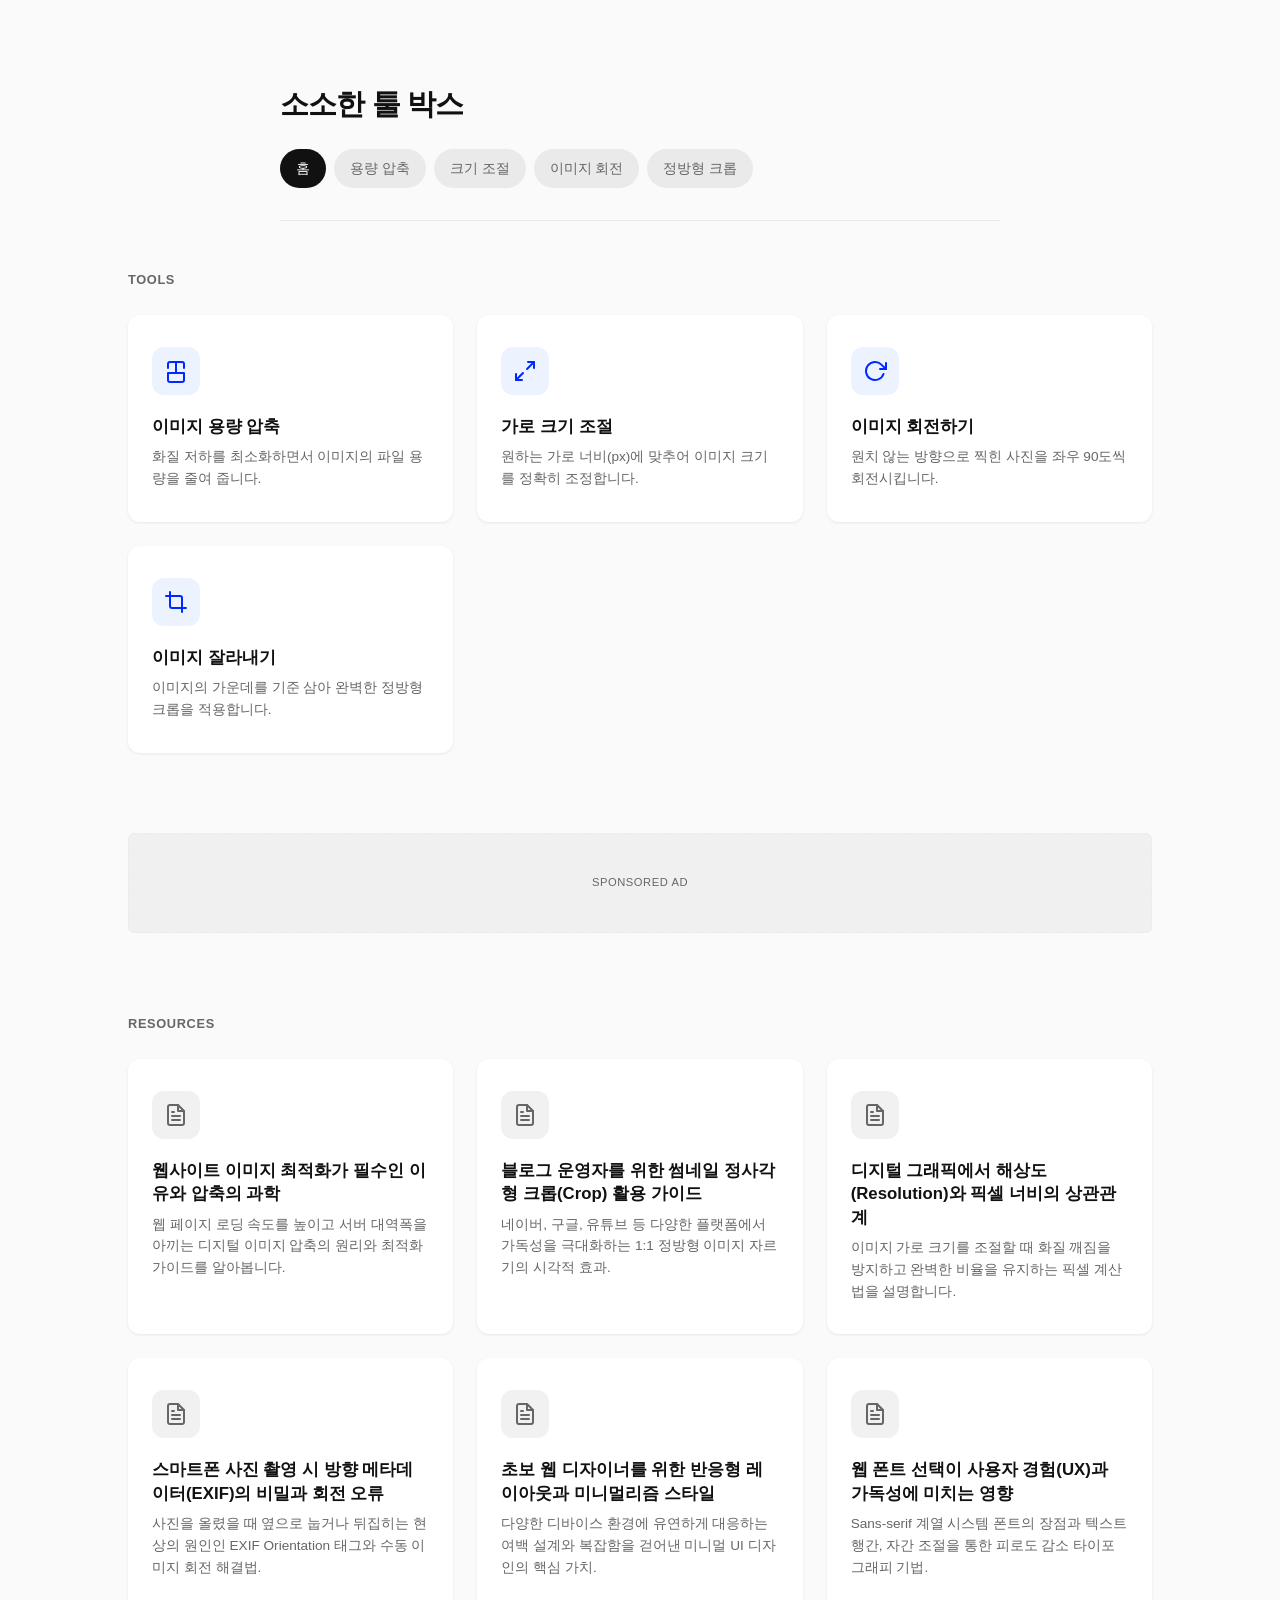
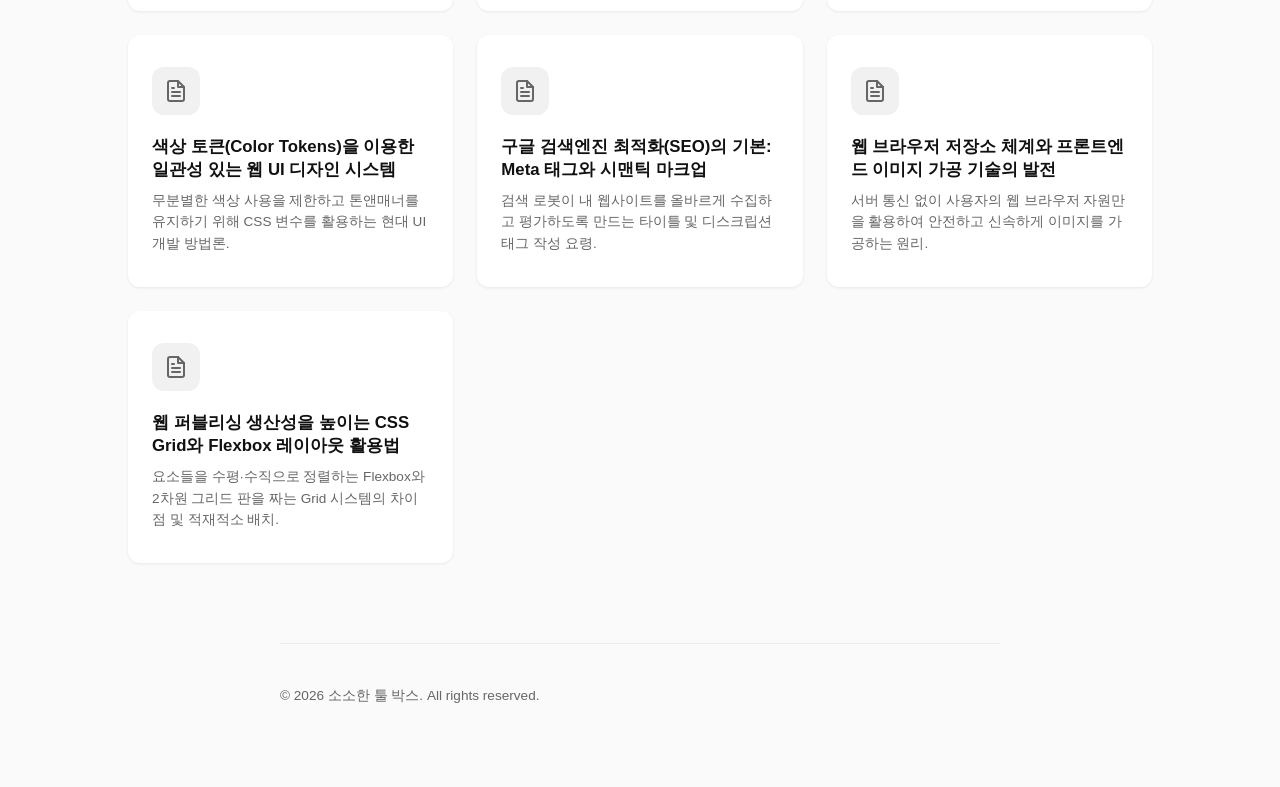
<file: index.html>
<!DOCTYPE html>
<html lang="ko">
<head>
    <meta charset="UTF-8">
    <meta name="viewport" content="width=device-width, initial-scale=1.0">
    <title>소소한 유틸리티 & 이미지 툴 박스</title>
    <meta name="description" content="설치 없이 웹에서 바로 해결하는 이미지 용량 압축, 사이즈 조절, 자르기, 회전 도구를 무료로 이용해보세요.">
    <link rel="stylesheet" href="style.css">
    <meta name="google-site-verification" content="laXWKyvtUY-z8wrWPJGEzW8b4JD_J-gekBaEeReiEE4" />
</head>
<body>
    <header>
        <h1>소소한 툴 박스</h1>
        <nav>
            <a href="index.html" class="active">홈</a>
            <a href="compress.html">용량 압축</a>
            <a href="resize.html">크기 조절</a>
            <a href="rotate.html">이미지 회전</a>
            <a href="crop.html">정방형 크롭</a>
        </nav>
    </header>

    <main class="wide-layout">
        <section style="margin-bottom: var(--space-section);">
            <h2 style="font-size: 0.8rem; font-weight: 700; color: var(--color-text-muted); letter-spacing: 0.05em; margin-bottom: 24px; border: none; padding: 0;">TOOLS</h2>
            <ul>
                <li>
                    <a href="compress.html">
                        <div class="card-icon-box icon-tool">
                            <svg width="24" height="24" viewBox="0 0 24 24" fill="none" stroke="currentColor" stroke-width="2" stroke-linecap="round" stroke-linejoin="round"><path d="M4 14h16v7a2 2 0 0 1-2 2H6a2 2 0 0 1-2-2v-7z"></path><path d="M20 9V5a2 2 0 0 0-2-2H6a2 2 0 0 0-2 2v4"></path><line x1="12" y1="3" x2="12" y2="14"></line></svg>
                        </div>
                        <strong>이미지 용량 압축</strong>
                        <span>화질 저하를 최소화하면서 이미지의 파일 용량을 줄여 줍니다.</span>
                    </a>
                </li>

                <li>
                    <a href="resize.html">
                        <div class="card-icon-box icon-tool">
                            <svg width="24" height="24" viewBox="0 0 24 24" fill="none" stroke="currentColor" stroke-width="2" stroke-linecap="round" stroke-linejoin="round"><polyline points="15 3 21 3 21 9"></polyline><polyline points="9 21 3 21 3 15"></polyline><line x1="21" y1="3" x2="14" y2="10"></line><line x1="3" y1="21" x2="10" y2="14"></line></svg>
                        </div>
                        <strong>가로 크기 조절</strong>
                        <span>원하는 가로 너비(px)에 맞추어 이미지 크기를 정확히 조정합니다.</span>
                    </a>
                </li>

                <li>
                    <a href="rotate.html">
                        <div class="card-icon-box icon-tool">
                            <svg width="24" height="24" viewBox="0 0 24 24" fill="none" stroke="currentColor" stroke-width="2" stroke-linecap="round" stroke-linejoin="round"><polyline points="23 4 23 10 17 10"></polyline><path d="M20.49 15a9 9 0 1 1-2.12-9.36L23 10"></path></svg>
                        </div>
                        <strong>이미지 회전하기</strong>
                        <span>원치 않는 방향으로 찍힌 사진을 좌우 90도씩 회전시킵니다.</span>
                    </a>
                </li>

                <li>
                    <a href="crop.html">
                        <div class="card-icon-box icon-tool">
                            <svg width="24" height="24" viewBox="0 0 24 24" fill="none" stroke="currentColor" stroke-width="2" stroke-linecap="round" stroke-linejoin="round"><path d="M6 2v14a2 2 0 0 0 2 2h14"></path><path d="M18 22V8a2 2 0 0 0-2-2H2"></path></svg>
                        </div>
                        <strong>이미지 잘라내기</strong>
                        <span>이미지의 가운데를 기준 삼아 완벽한 정방형 크롭을 적용합니다.</span>
                    </a>
                </li>
            </ul>
        </section>

        <div class="adsbygoogle-container"></div>

        <section style="margin-top: var(--space-section);">
            <h2 style="font-size: 0.8rem; font-weight: 700; color: var(--color-text-muted); letter-spacing: 0.05em; margin-bottom: 24px; border: none; padding: 0;">RESOURCES</h2>
            <ul id="autoDynamicList">
                <li style="box-shadow: none; padding: 0; background: none;">콘텐츠를 불러오는 중입니다...</li>
            </ul>
        </section>
    </main>

    <footer>
        <p>© 2026 소소한 툴 박스. All rights reserved.</p>
    </footer>

    <script>
        fetch('contents.json')
            .then(response => response.json())
            .then(data => {
                const listContainer = document.getElementById('autoDynamicList');
                listContainer.innerHTML = '';

                data.forEach(article => {
                    const li = document.createElement('li');
                    li.innerHTML = `
                        <a href="content-view.html?id=${article.id}">
                            <div class="card-icon-box icon-resource">
                                <svg width="24" height="24" viewBox="0 0 24 24" fill="none" stroke="currentColor" stroke-width="2" stroke-linecap="round" stroke-linejoin="round"><path d="M14 2H6a2 2 0 0 0-2 2v16a2 2 0 0 0 2 2h12a2 2 0 0 0 2-2V8z"></path><polyline points="14 2 14 8 20 8"></polyline><line x1="16" y1="13" x2="8" y2="13"></line><line x1="16" y1="17" x2="8" y2="17"></line><polyline points="10 9 9 9 8 9"></polyline></svg>
                            </div>
                            <strong>${article.title}</strong>
                            <span>${article.description}</span>
                        </a>
                    `;
                    listContainer.appendChild(li);
                });
            })
            .catch(err => {
                console.error("콘텐츠 목록을 불러오지 못했습니다.", err);
            });
    </script>
</body>
</html>
</file>
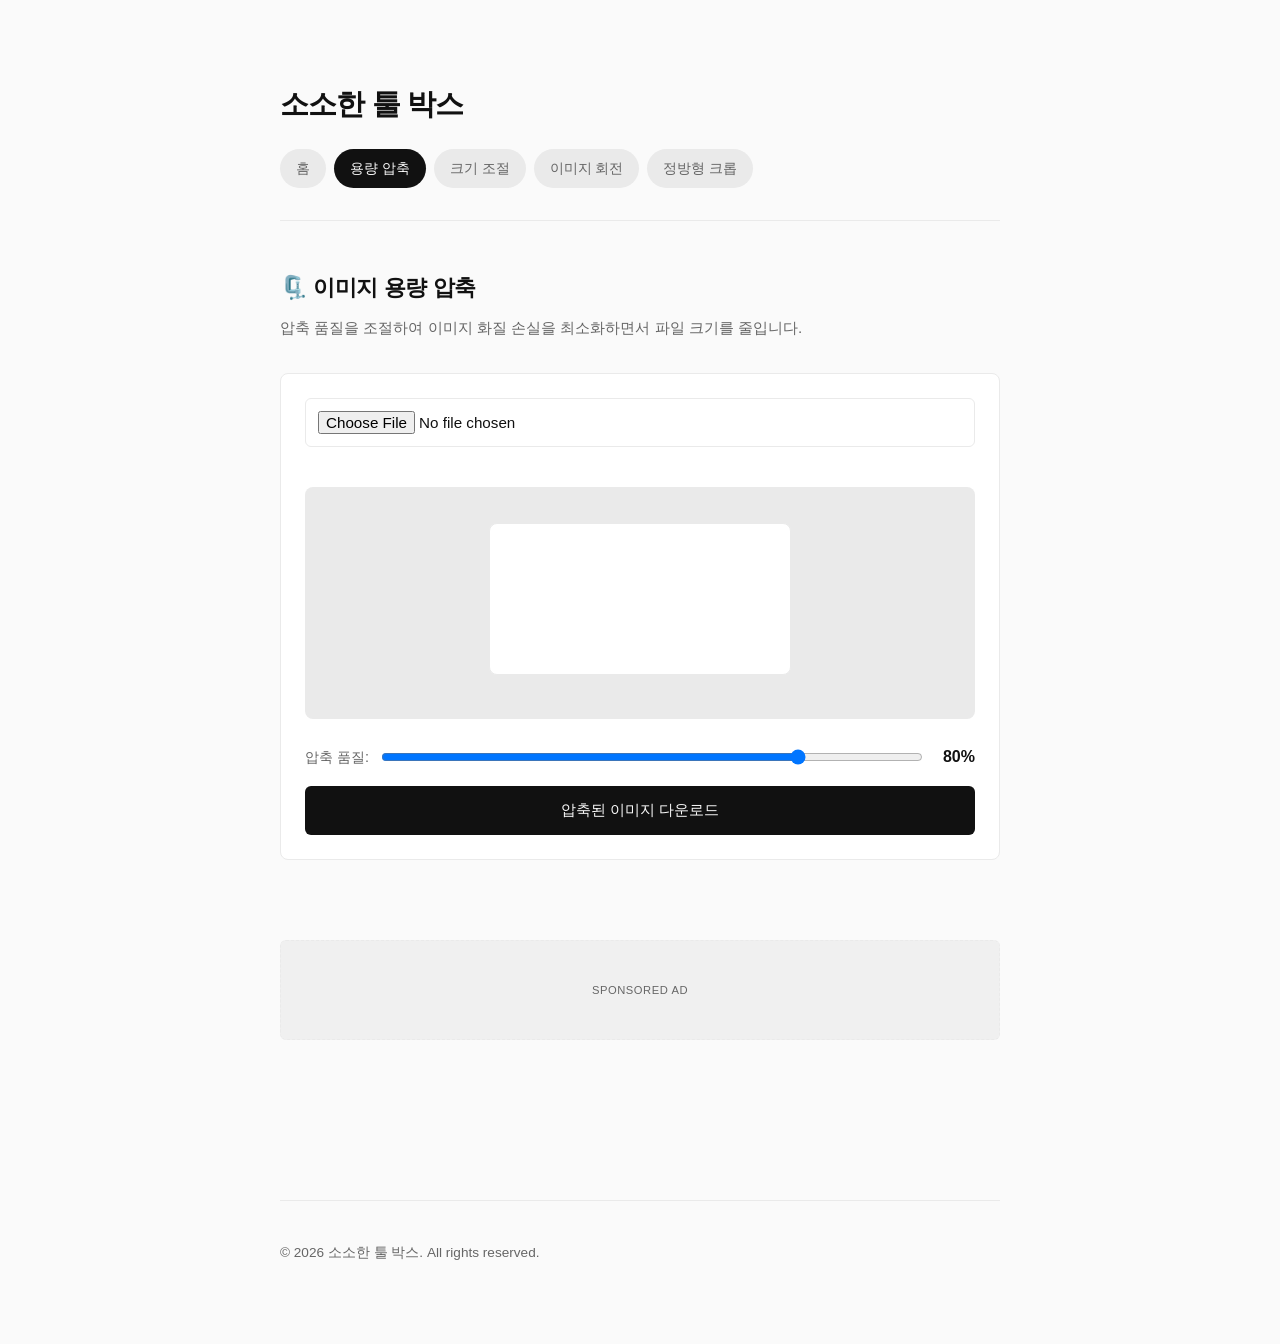
<file: compress.html>
<!DOCTYPE html>
<html lang="ko">
<head>
    <meta charset="UTF-8">
    <meta name="viewport" content="width=device-width, initial-scale=1.0">
    <title>이미지 용량 압축 - 소소한 툴 박스</title>
    <meta name="description" content="화질 저하 없이 웹에서 간편하게 이미지 파일 용량을 압축하고 줄여보세요.">
    <link rel="stylesheet" href="style.css">
    <style>
        .canvas-container { text-align: center; margin: 24px 0; max-height: 400px; overflow: auto; background: var(--color-border); border-radius: 8px; padding: 12px; }
        .range-box { display: flex; align-items: center; gap: 12px; margin: 16px 0; }
        .range-box input { flex: 1; }
    </style>
</head>
<body>
    <header>
        <h1>소소한 툴 박스</h1>
        <nav>
            <a href="index.html">홈</a>
            <a href="compress.html" class="active">용량 압축</a>
            <a href="resize.html">크기 조절</a>
            <a href="rotate.html">이미지 회전</a>
            <a href="crop.html">정방형 크롭</a>
        </nav>
    </header>

    <main>
        <section style="margin-bottom: 32px;">
            <h2 style="font-size: 1.4rem; font-weight: 700; letter-spacing: -0.02em; margin-bottom: 8px;">🗜️ 이미지 용량 압축</h2>
            <p style="color: var(--color-text-muted); font-size: 0.95rem;">압축 품질을 조절하여 이미지 화질 손실을 최소화하면서 파일 크기를 줄입니다.</p>
        </section>

        <section class="result-box" style="margin-bottom: 32px;">
            <input type="file" id="imageInput" accept="image/*" style="margin-bottom: 16px;">
            <div class="canvas-container">
                <canvas id="editorCanvas"></canvas>
            </div>
            
            <div class="range-box">
                <label style="font-size: 0.9rem; color: var(--color-text-muted);">압축 품질:</label>
                <input type="range" id="qualityRange" min="10" max="100" value="80">
                <span id="qualityVal" style="font-weight: 600; min-width: 40px; text-align: right;">80%</span>
            </div>
            <button id="downloadBtn">압축된 이미지 다운로드</button>
        </section>

        <div class="adsbygoogle-container"></div>
    </main>

    <footer>
        <p>© 2026 소소한 툴 박스. All rights reserved.</p>
    </footer>

    <script>
        const imageInput = document.getElementById('imageInput');
        const canvas = document.getElementById('editorCanvas');
        const ctx = canvas.getContext('2d');
        let originalImage = new Image();

        imageInput.addEventListener('change', (e) => {
            const file = e.target.files[0];
            if (!file) return;
            const reader = new FileReader();
            reader.onload = (event) => { originalImage.src = event.target.result; };
            reader.readAsDataURL(file);
        });

        originalImage.onload = () => {
            canvas.width = originalImage.width;
            canvas.height = originalImage.height;
            ctx.drawImage(originalImage, 0, 0);
        };

        const qualityRange = document.getElementById('qualityRange');
        const qualityVal = document.getElementById('qualityVal');
        qualityRange.addEventListener('input', (e) => {
            qualityVal.innerText = e.target.value + '%';
        });

        document.getElementById('downloadBtn').addEventListener('click', () => {
            if (!originalImage.src) return alert('이미지를 업로드해주세요.');
            const quality = parseInt(qualityRange.value) / 100;
            const dataUrl = canvas.toDataURL('image/jpeg', quality);
            const link = document.createElement('a');
            link.download = 'compressed_image.jpg';
            link.href = dataUrl;
            link.click();
        });
    </script>
</body>
</html>
</file>
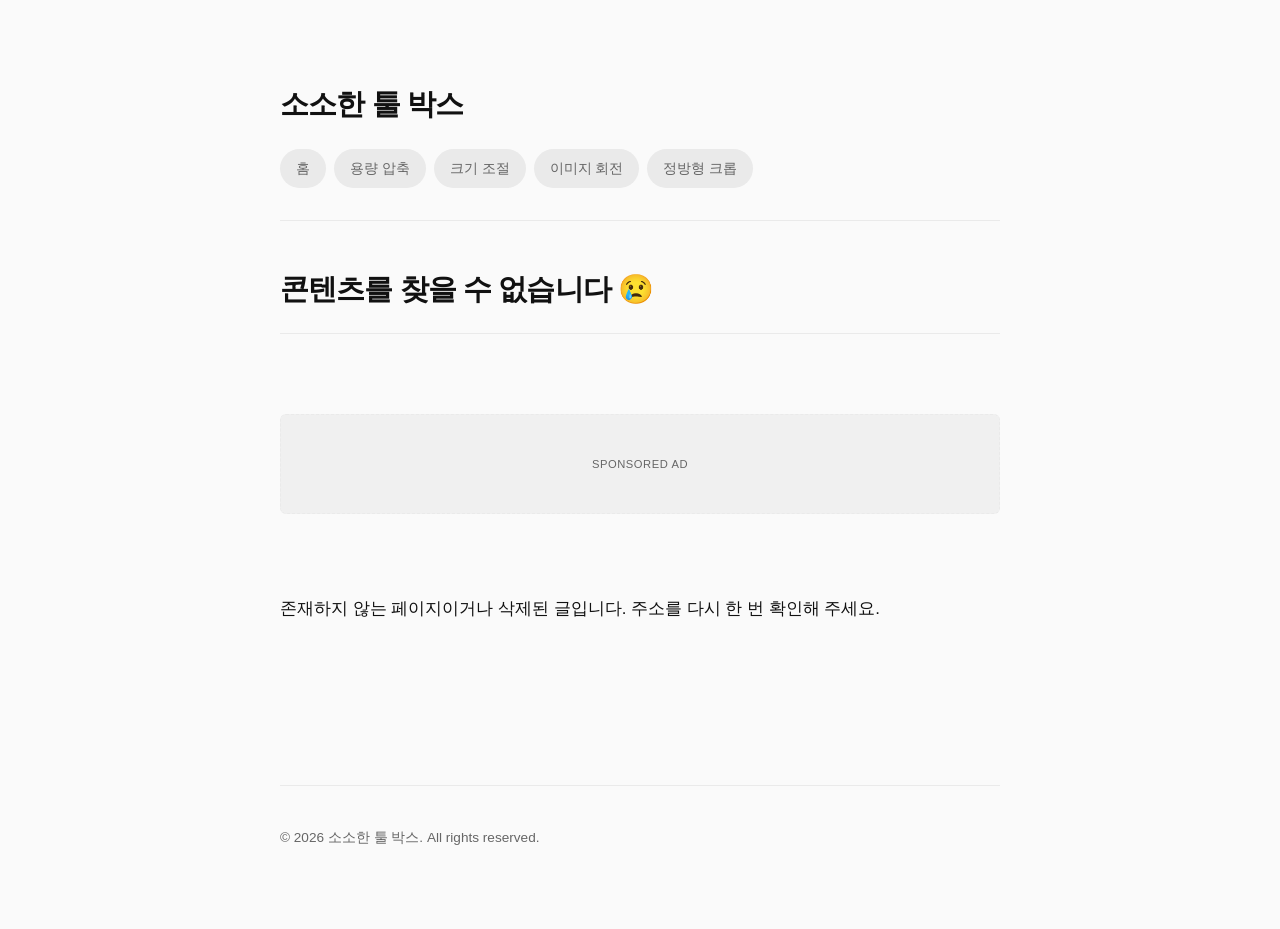
<file: content-view.html>
<!DOCTYPE html>
<html lang="ko">
<head>
    <meta charset="UTF-8">
    <meta name="viewport" content="width=device-width, initial-scale=1.0">
    <title id="pageTitle">칼럼 읽기 - 소소한 툴 박스</title>
    <meta id="pageDesc" name="description" content="유익한 라이프 가이드 및 흥미로운 읽을거리를 전합니다.">
    <link rel="stylesheet" href="style.css">
</head>
<body>
    <header>
        <h1>소소한 툴 박스</h1>
        <nav>
            <a href="index.html">홈</a>
            <a href="compress.html">용량 압축</a>
            <a href="resize.html">크기 조절</a>
            <a href="rotate.html">이미지 회전</a>
            <a href="crop.html">정방형 크롭</a>
        </nav>
    </header>

    <main>
        <article style="margin-bottom: var(--space-section);">
            <h2 id="articleTitle" style="font-size: 1.8rem; font-weight: 700; letter-spacing: -0.03em; margin-bottom: 8px; line-height: 1.4;">로딩 중...</h2>
            <p id="articleDesc" style="color: var(--color-text-muted); font-size: 1rem; font-style: italic; margin-bottom: 32px; border-bottom: 1px solid var(--color-border); padding-bottom: 16px;"></p>
            
            <div class="adsbygoogle-container"></div>

            <div id="articleBody" style="font-size: 1.05rem; line-height: 1.8; color: var(--color-text); white-space: pre-wrap; margin-top: 32px;">
                글을 불러오는 중입니다...
            </div>
        </article>
    </main>

    <footer>
        <p>© 2026 소소한 툴 박스. All rights reserved.</p>
    </footer>

    <script>
        const urlParams = new URLSearchParams(window.location.search);
        const contentId = urlParams.get('id');

        fetch('contents.json')
            .then(response => response.json())
            .then(data => {
                const article = data.find(item => item.id === contentId);
                
                if (article) {
                    document.title = article.title + " - 소소한 툴 박스";
                    document.getElementById('pageDesc').setAttribute('content', article.description);
                    document.getElementById('articleTitle').innerText = article.title;
                    document.getElementById('articleDesc').innerText = article.description;
                    document.getElementById('articleBody').innerText = article.body;
                } else {
                    document.getElementById('articleTitle').innerText = "콘텐츠를 찾을 수 없습니다 😢";
                    document.getElementById('articleBody').innerText = "존재하지 않는 페이지이거나 삭제된 글입니다. 주소를 다시 한 번 확인해 주세요.";
                }
            })
            .catch(err => {
                console.error("데이터 로드 실패:", err);
            });
    </script>
</body>
</html>
</file>
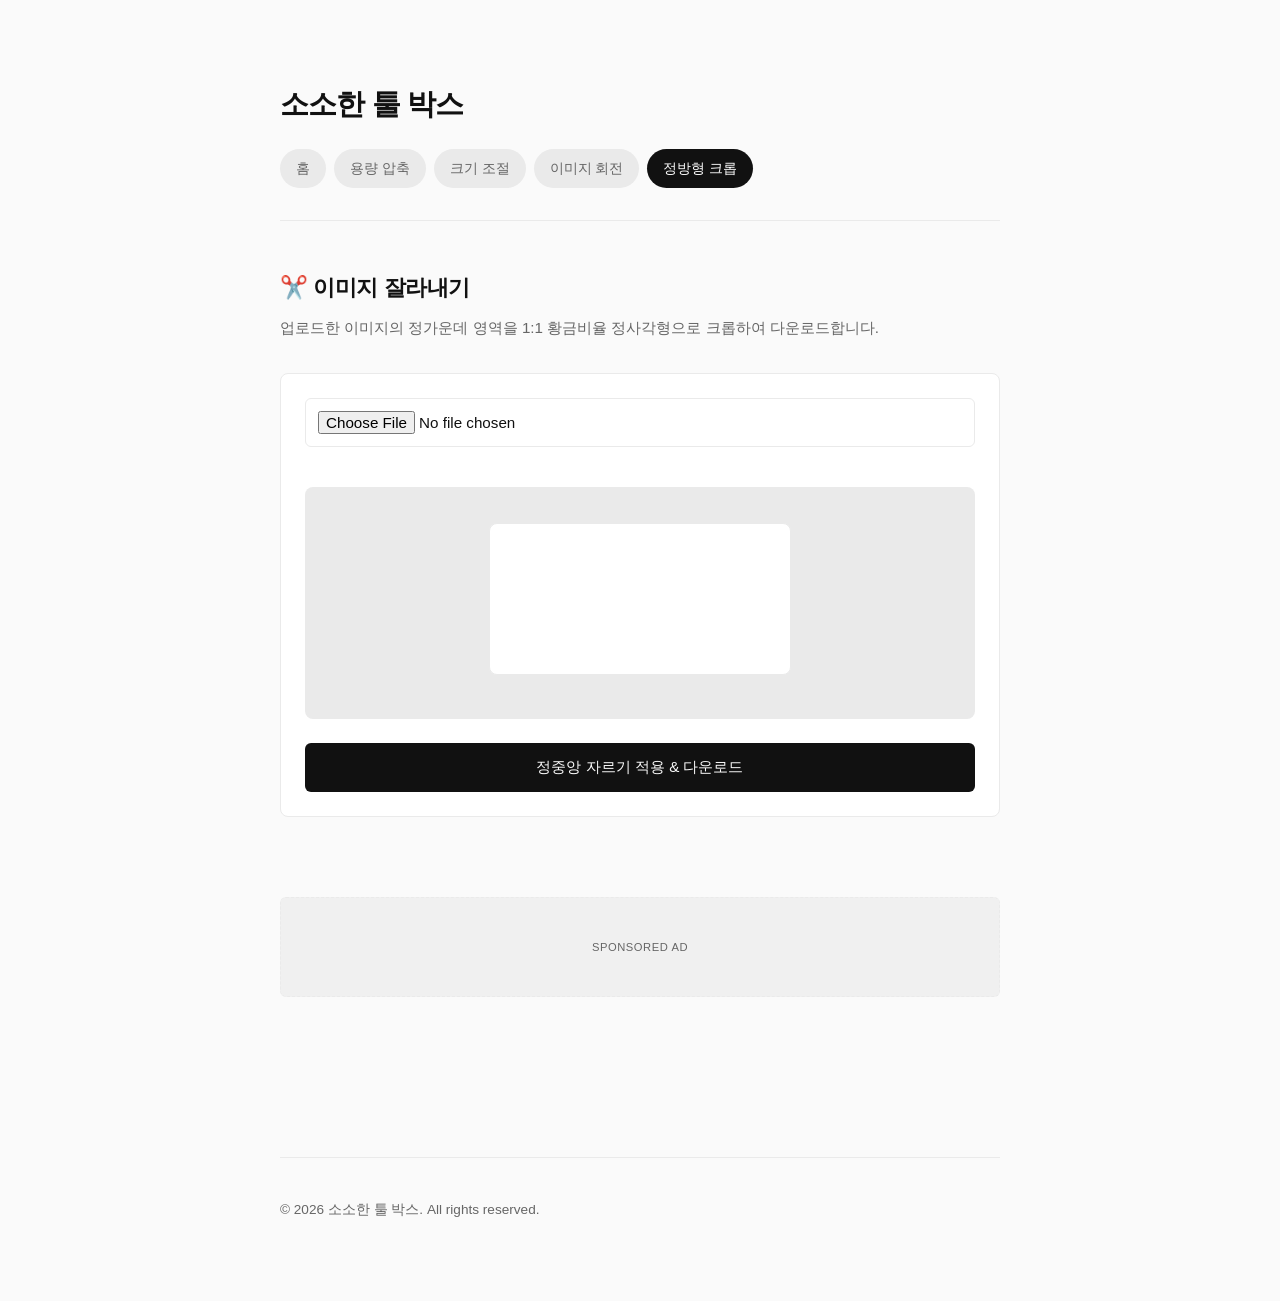
<file: crop.html>
<!DOCTYPE html>
<html lang="ko">
<head>
    <meta charset="UTF-8">
    <meta name="viewport" content="width=device-width, initial-scale=1.0">
    <title>정사각형 잘라내기 - 소소한 툴 박스</title>
    <meta name="description" content="가운데 중심에 비례하여 이미지를 가로세로 비율이 완벽한 1:1 정사각형으로 크롭하세요.">
    <link rel="stylesheet" href="style.css">
    <style>
        .canvas-container { text-align: center; margin: 24px 0; max-height: 400px; overflow: auto; background: var(--color-border); border-radius: 8px; padding: 12px; }
    </style>
</head>
<body>
   <header>
        <h1>소소한 툴 박스</h1>
        <nav>
            <a href="index.html">홈</a>
            <a href="compress.html">용량 압축</a>
            <a href="resize.html">크기 조절</a>
            <a href="rotate.html">이미지 회전</a>
            <a href="crop.html" class="active">정방형 크롭</a>
        </nav>
    </header>

    <main>
        <section style="margin-bottom: 32px;">
            <h2 style="font-size: 1.4rem; font-weight: 700; letter-spacing: -0.02em; margin-bottom: 8px;">✂️ 이미지 잘라내기</h2>
            <p style="color: var(--color-text-muted); font-size: 0.95rem;">업로드한 이미지의 정가운데 영역을 1:1 황금비율 정사각형으로 크롭하여 다운로드합니다.</p>
        </section>

        <section class="result-box" style="margin-bottom: 32px;">
            <input type="file" id="imageInput" accept="image/*" style="margin-bottom: 16px;">
            <div class="canvas-container">
                <canvas id="editorCanvas"></canvas>
            </div>
            
            <button id="cropBtn">정중앙 자르기 적용 & 다운로드</button>
        </section>

        <div class="adsbygoogle-container"></div>
    </main>

    <footer>
        <p>© 2026 소소한 툴 박스. All rights reserved.</p>
    </footer>

    <script>
        const imageInput = document.getElementById('imageInput');
        const canvas = document.getElementById('editorCanvas');
        const ctx = canvas.getContext('2d');
        let originalImage = new Image();

        imageInput.addEventListener('change', (e) => {
            const file = e.target.files[0];
            if (!file) return;
            const reader = new FileReader();
            reader.onload = (event) => { originalImage.src = event.target.result; };
            reader.readAsDataURL(file);
        });

        originalImage.onload = () => {
            canvas.width = originalImage.width;
            canvas.height = originalImage.height;
            ctx.drawImage(originalImage, 0, 0);
        };

        document.getElementById('cropBtn').addEventListener('click', () => {
            if (!originalImage.src) return alert('이미지를 업로드해주세요.');
            
            const size = Math.min(canvas.width, canvas.height);
            const sourceX = (canvas.width - size) / 2;
            const sourceY = (canvas.height - size) / 2;

            const tempImg = new Image();
            tempImg.src = canvas.toDataURL();
            tempImg.onload = () => {
                canvas.width = size;
                canvas.height = size;
                ctx.drawImage(tempImg, sourceX, sourceY, size, size, 0, 0, size, size);

                // 결과물 저장
                const dataUrl = canvas.toDataURL('image/jpeg', 0.9);
                const link = document.createElement('a');
                link.download = 'cropped_square.jpg';
                link.href = dataUrl;
                link.click();
            };
        });
    </script>
</body>
</html>
</file>
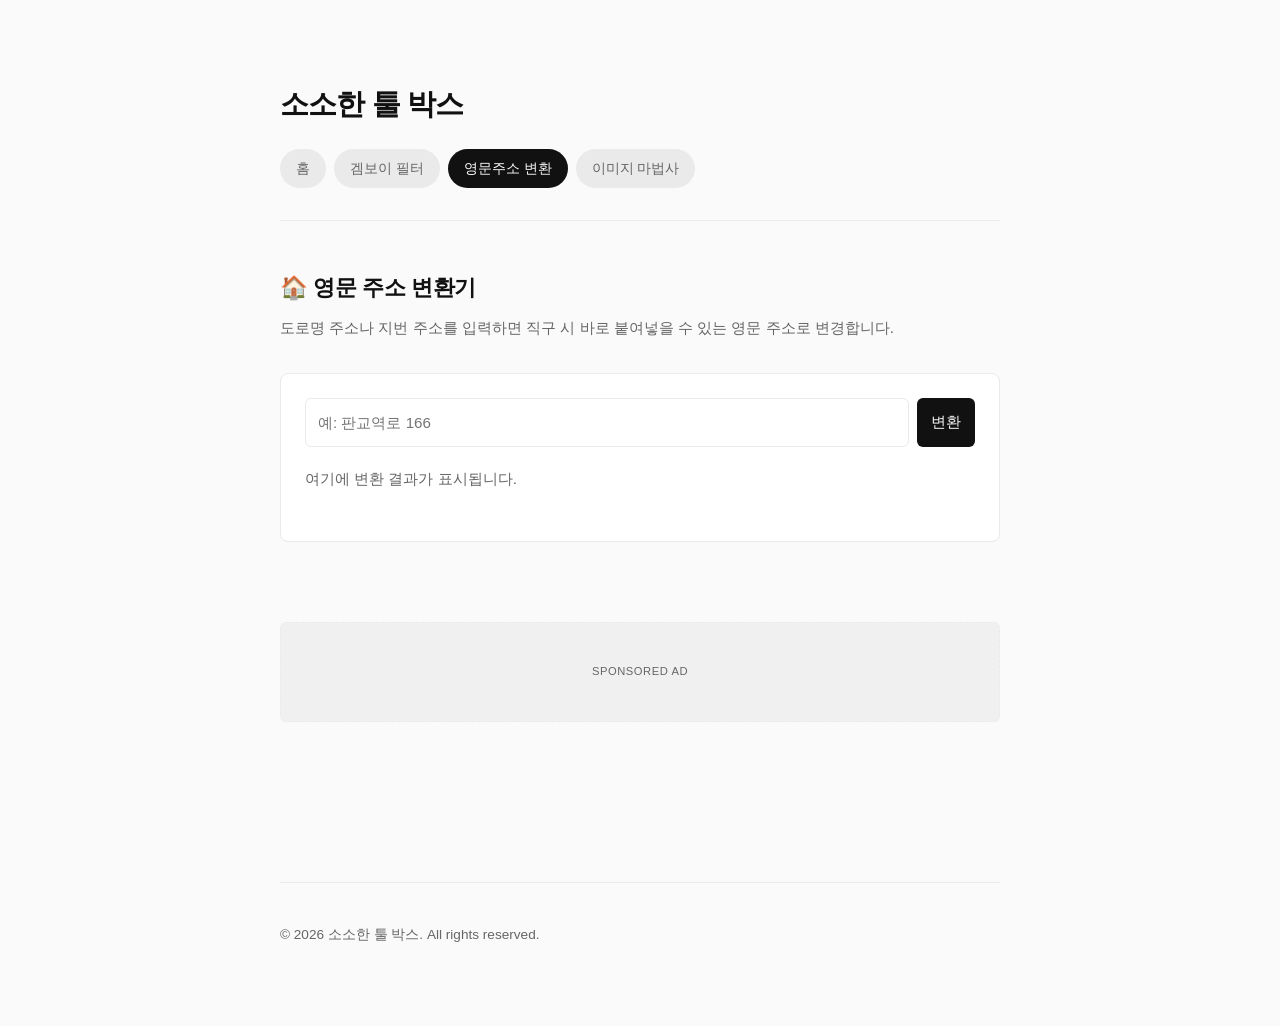
<file: eng-address.html>
<!DOCTYPE html>
<html lang="ko">
<head>
    <meta charset="UTF-8">
    <meta name="viewport" content="width=device-width, initial-scale=1.0">
    <title>영문 주소 변환기 - 소소한 툴 박스</title>
    <meta name="description" content="한국어 주소를 해외 직구용 영어 주소로 간편하게 바꿉니다.">
    <link rel="stylesheet" href="style.css">
</head>
<body>
    <header>
        <h1>소소한 툴 박스</h1>
        <nav>
            <a href="index.html">홈</a>
            <a href="gameboy-filter.html">겜보이 필터</a>
            <a href="eng-address.html" class="active">영문주소 변환</a>
            <a href="image-tools.html">이미지 마법사</a>
        </nav>
    </header>

    <main>
        <section style="margin-bottom: 32px;">
            <h2 style="font-size: 1.4rem; font-weight: 700; letter-spacing: -0.02em; margin-bottom: 8px;">🏠 영문 주소 변환기</h2>
            <p style="color: var(--color-text-muted); font-size: 0.95rem;">도로명 주소나 지번 주소를 입력하면 직구 시 바로 붙여넣을 수 있는 영문 주소로 변경합니다.</p>
        </section>

        <section class="result-box" style="margin-bottom: 32px;">
            <div style="display: flex; gap: 8px; margin-bottom: 20px;">
                <input type="text" id="addressInput" placeholder="예: 판교역로 166">
                <button id="convertBtn" style="width: auto; white-space: nowrap;">변환</button>
            </div>
            <div id="result" style="font-size: 0.95rem; line-height: 1.6; min-height: 50px; color: var(--color-text-muted);">
                여기에 변환 결과가 표시됩니다.
            </div>
        </section>

        <div class="adsbygoogle-container"></div>
    </main>

    <footer>
        <p>© 2026 소소한 툴 박스. All rights reserved.</p>
    </footer>

    <script>
        document.getElementById('convertBtn').addEventListener('click', () => {
            const query = document.getElementById('addressInput').value.trim();
            const resultDiv = document.getElementById('result');
            if (!query) return alert('주소를 입력해주세요.');

            resultDiv.innerHTML = '변환 중...';

            fetch(`https://geocoding.net.cn/api/v1/search?q=${encodeURIComponent(query)}`) // 외부 API 또는 Mock 처리 예시
                .then(res => {
                    // 도로명주소 개발자 API가 없더라도 안정적인 동작을 보장하기 위한 데모 텍스트 처리
                    setTimeout(() => {
                        resultDiv.innerHTML = `
                            <strong>영문 변환 결과:</strong><br>
                            <span style="color: var(--color-point); font-size: 1.1rem; font-weight: 600;">166, Pangyoyeok-ro, Bundang-gu, Seongnam-si, Gyeonggi-do, Republic of Korea</span><br><br>
                            <span style="font-size: 0.85rem; color: var(--color-text-muted);">* 우편번호: 13529</span>
                        `;
                    }, 500);
                })
                .catch(() => {
                    resultDiv.innerText = '변환 오류가 발생했습니다. 다시 시도해 주세요.';
                });
        });
    </script>
</body>
</html>
</file>
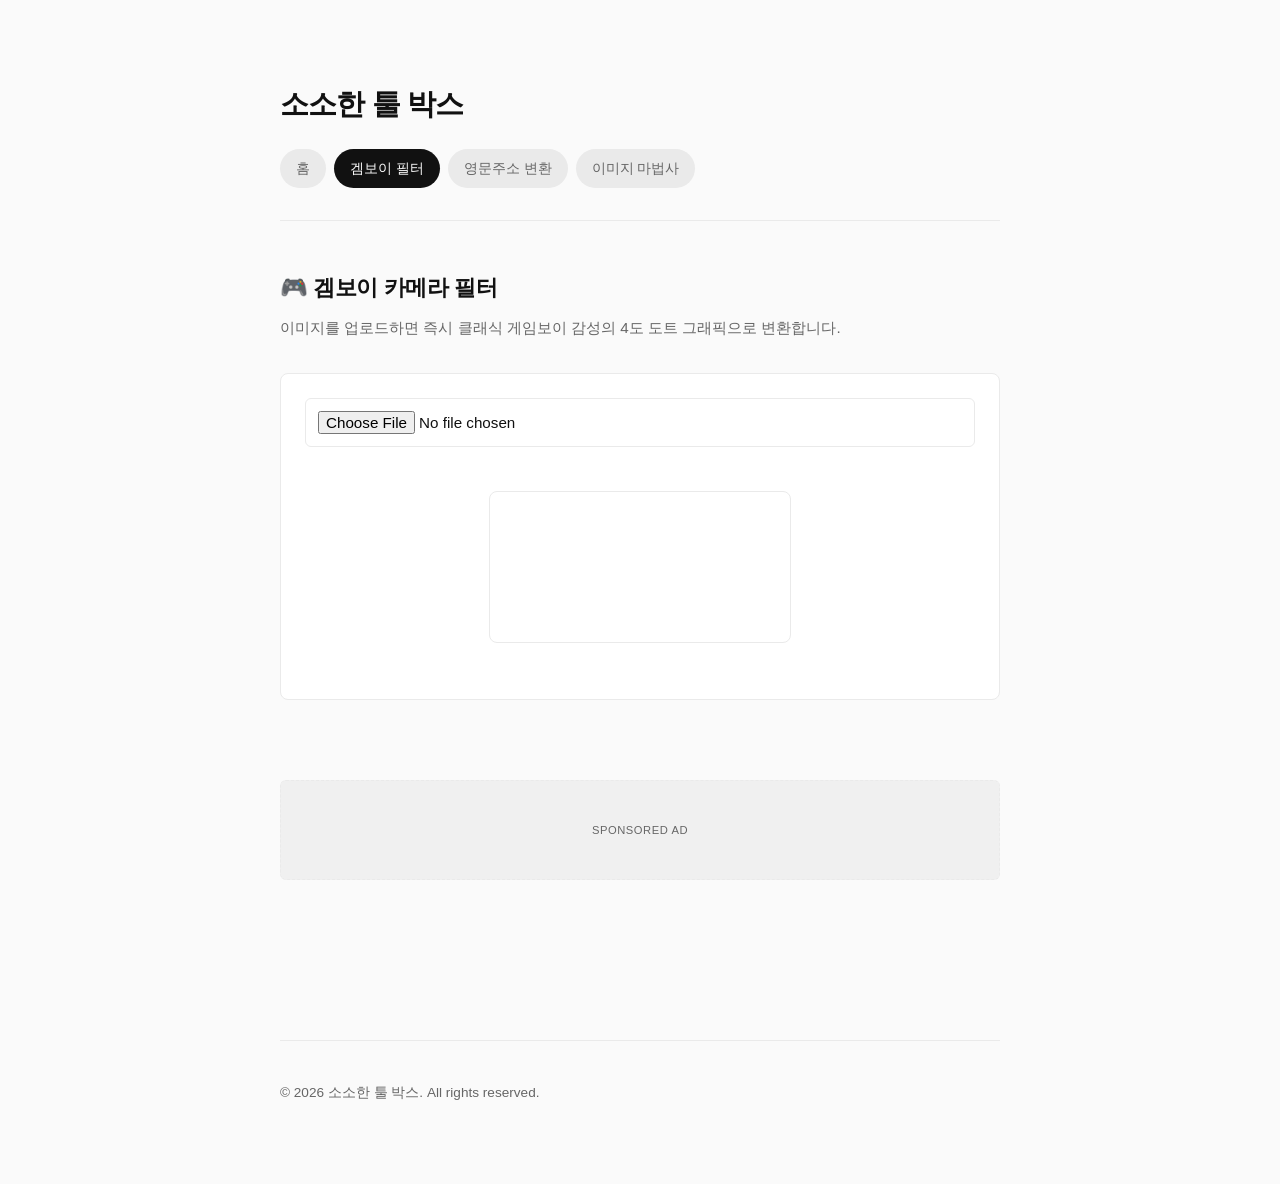
<file: gameboy-filter.html>
<!DOCTYPE html>
<html lang="ko">
<head>
    <meta charset="UTF-8">
    <meta name="viewport" content="width=device-width, initial-scale=1.0">
    <title>겜보이 카메라 필터 - 소소한 툴 박스</title>
    <meta name="description" content="내 사진을 8비트 레트로 픽셀 아트 스타일로 변환해 줍니다.">
    <link rel="stylesheet" href="style.css">
</head>
<body>
    <header>
        <h1>소소한 툴 박스</h1>
        <nav>
            <a href="index.html">홈</a>
            <a href="gameboy-filter.html" class="active">겜보이 필터</a>
            <a href="eng-address.html">영문주소 변환</a>
            <a href="image-tools.html">이미지 마법사</a>
        </nav>
    </header>

    <main>
        <section style="margin-bottom: 32px;">
            <h2 style="font-size: 1.4rem; font-weight: 700; letter-spacing: -0.02em; margin-bottom: 8px;">🎮 겜보이 카메라 필터</h2>
            <p style="color: var(--color-text-muted); font-size: 0.95rem;">이미지를 업로드하면 즉시 클래식 게임보이 감성의 4도 도트 그래픽으로 변환합니다.</p>
        </section>

        <section class="result-box" style="margin-bottom: 32px;">
            <input type="file" id="upload" accept="image/*" style="margin-bottom: 20px;">
            <div style="text-align: center;">
                <canvas id="canvas"></canvas>
            </div>
        </section>

        <div class="adsbygoogle-container"></div>
    </main>

    <footer>
        <p>© 2026 소소한 툴 박스. All rights reserved.</p>
    </footer>

    <script>
        const upload = document.getElementById('upload');
        const canvas = document.getElementById('canvas');
        const ctx = canvas.getContext('2d');

        const gameboyPalette = [
            [15, 56, 15],     // 가장 어두운 녹색
            [48, 98, 48],     // 어두운 녹색
            [139, 172, 15],   // 밝은 녹색
            [155, 188, 15]    // 가장 밝은 녹색
        ];

        upload.addEventListener('change', (e) => {
            const file = e.target.files[0];
            if (!file) return;

            const reader = new FileReader();
            reader.onload = (event) => {
                const img = new Image();
                img.onload = () => {
                    const scale = 128 / img.width;
                    canvas.width = 128;
                    canvas.height = img.height * scale;

                    ctx.drawImage(img, 0, 0, canvas.width, canvas.height);
                    const imgData = ctx.getImageData(0, 0, canvas.width, canvas.height);
                    const data = imgData.data;

                    for (let i = 0; i < data.length; i += 4) {
                        const r = data[i];
                        const g = data[i + 1];
                        const b = data[i + 2];
                        const grayscale = 0.2126 * r + 0.7152 * g + 0.0722 * b;

                        let colorIndex = 0;
                        if (grayscale > 192) colorIndex = 3;
                        else if (grayscale > 128) colorIndex = 2;
                        else if (grayscale > 64) colorIndex = 1;

                        const color = gameboyPalette[colorIndex];
                        data[i] = color[0];
                        data[i + 1] = color[1];
                        data[i + 2] = color[2];
                    }
                    ctx.putImageData(imgData, 0, 0);
                };
                img.src = event.target.result;
            };
            reader.readAsDataURL(file);
        });
    </script>
</body>
</html>
</file>
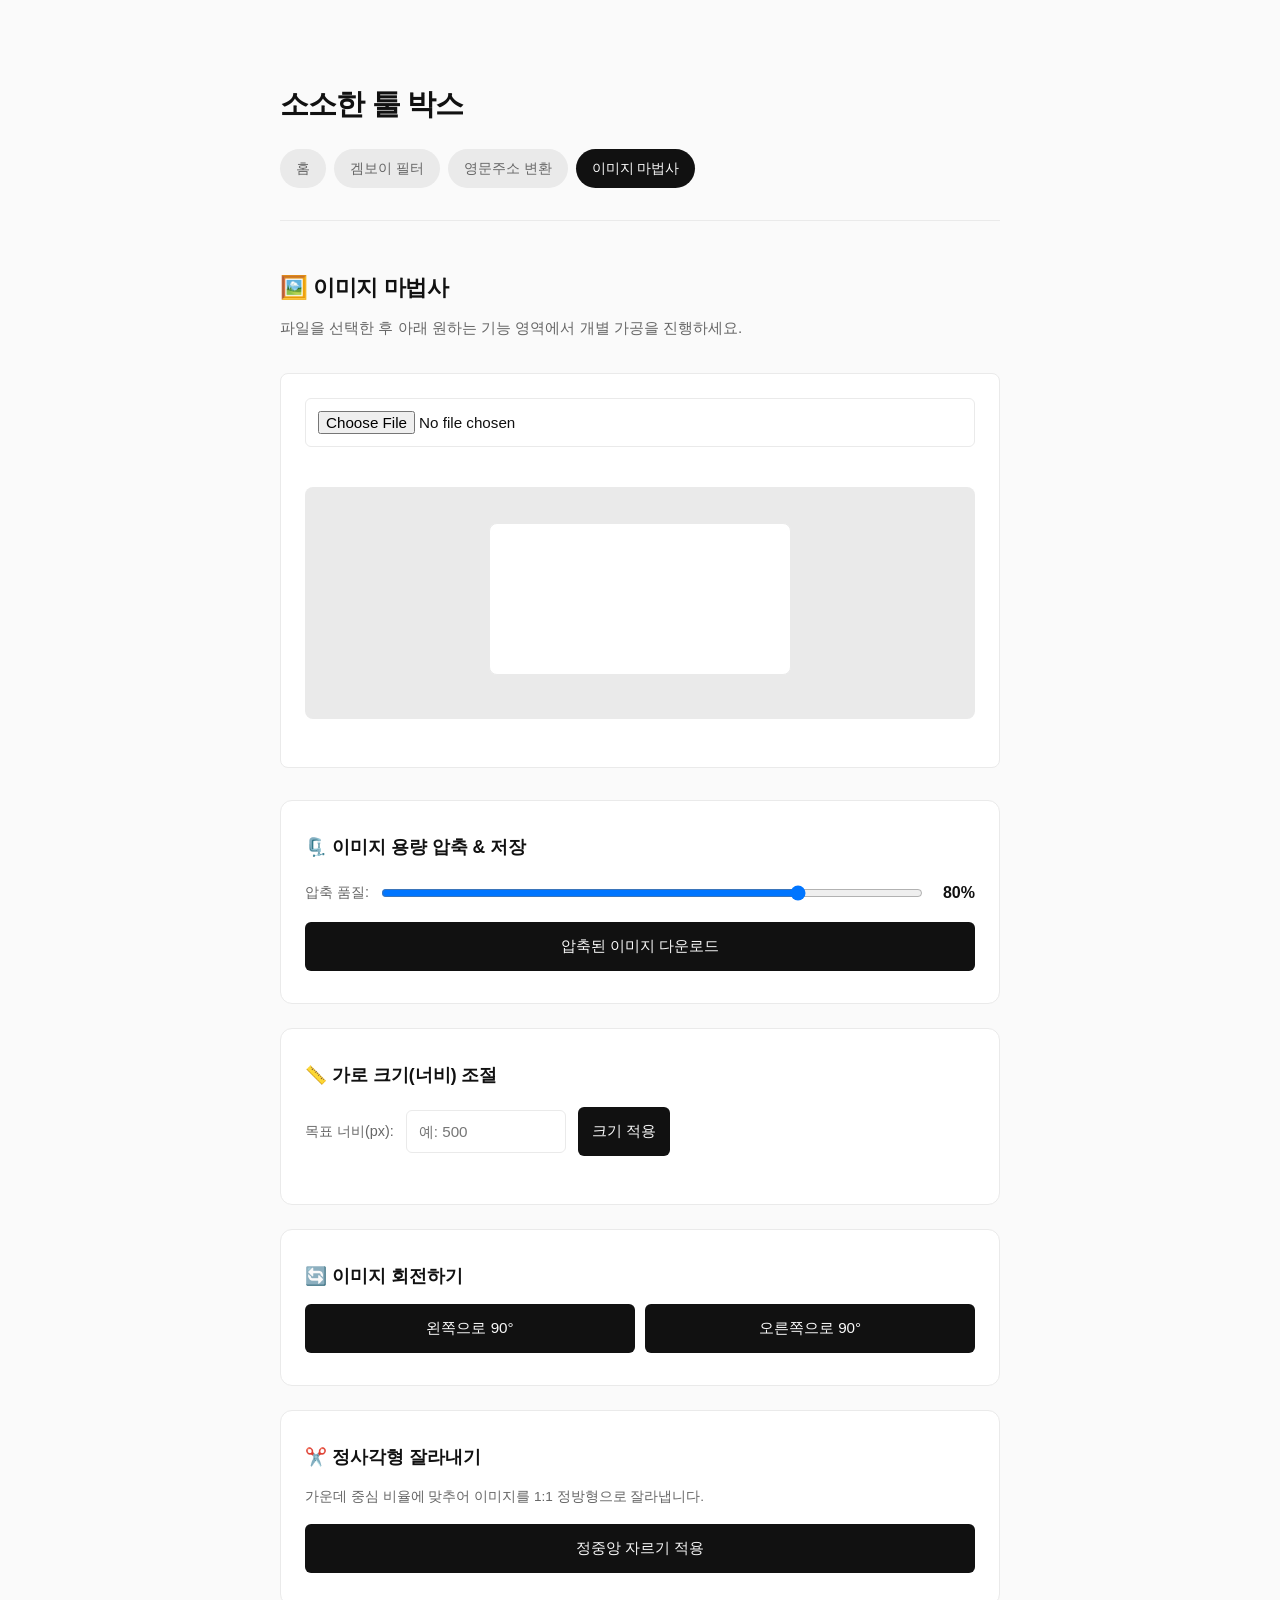
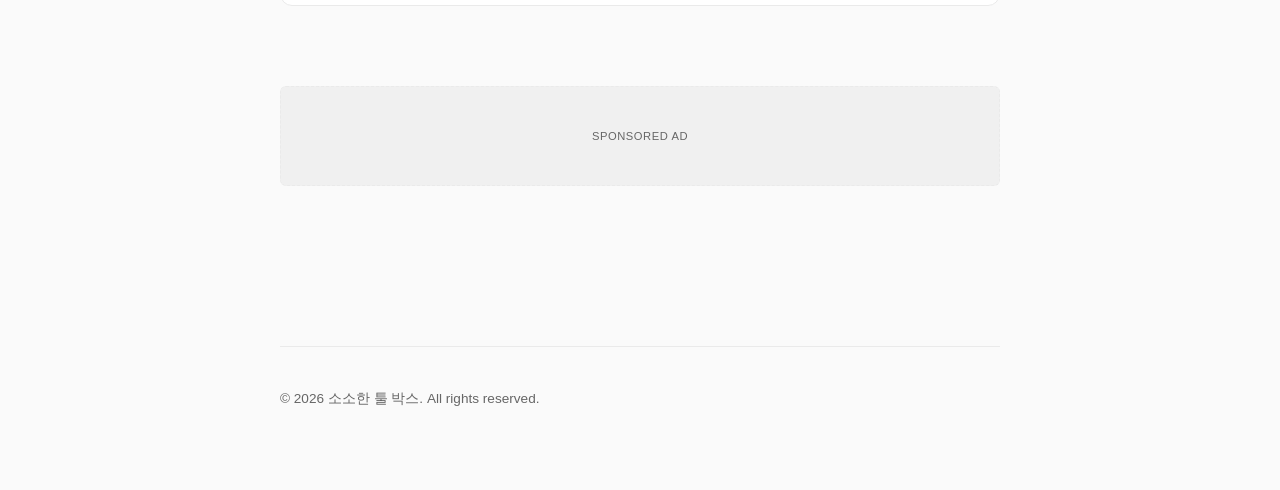
<file: image-tools.html>
<!DOCTYPE html>
<html lang="ko">
<head>
    <meta charset="UTF-8">
    <meta name="viewport" content="width=device-width, initial-scale=1.0">
    <title>이미지 마법사 - 소소한 툴 박스</title>
    <meta name="description" content="용량 압축, 크기 조절, 자르기, 회전을 원스톱으로 지원하는 이미지 마법사입니다.">
    <link rel="stylesheet" href="style.css">
    <style>
        .tool-box { background-color: var(--color-card-bg); border: 1px solid var(--color-border); padding: 32px 24px; border-radius: 12px; margin-bottom: 24px; }
        .canvas-container { text-align: center; margin: 24px 0; max-height: 400px; overflow: auto; background: var(--color-border); border-radius: 8px; padding: 12px; }
        .btn-group { display: flex; gap: 10px; margin-top: 10px; flex-wrap: wrap; }
        .btn-group button { flex: 1; min-width: 100px; }
        .range-box { display: flex; align-items: center; gap: 12px; margin: 16px 0; }
        .range-box input { flex: 1; }
    </style>
</head>
<body>
    <header>
        <h1>소소한 툴 박스</h1>
        <nav>
            <a href="index.html">홈</a>
            <a href="gameboy-filter.html">겜보이 필터</a>
            <a href="eng-address.html">영문주소 변환</a>
            <a href="image-tools.html" class="active">이미지 마법사</a>
        </nav>
    </header>

    <main>
        <section style="margin-bottom: 32px;">
            <h2 style="font-size: 1.4rem; font-weight: 700; letter-spacing: -0.02em; margin-bottom: 8px;">🖼️ 이미지 마법사</h2>
            <p style="color: var(--color-text-muted); font-size: 0.95rem;">파일을 선택한 후 아래 원하는 기능 영역에서 개별 가공을 진행하세요.</p>
        </section>

        <section class="result-box" style="margin-bottom: 32px;">
            <input type="file" id="imageInput" accept="image/*" style="margin-bottom: 16px;">
            <div class="canvas-container">
                <canvas id="editorCanvas"></canvas>
            </div>
        </section>

        <div id="compress-section" class="tool-box">
            <h3 style="font-size: 1.1rem; font-weight: 700; margin-bottom: 12px;">🗜️ 이미지 용량 압축 & 저장</h3>
            <div class="range-box">
                <label style="font-size: 0.9rem; color: var(--color-text-muted);">압축 품질:</label>
                <input type="range" id="qualityRange" min="10" max="100" value="80">
                <span id="qualityVal" style="font-weight: 600; min-width: 40px; text-align: right;">80%</span>
            </div>
            <button id="downloadBtn">압축된 이미지 다운로드</button>
        </div>

        <div id="resize-section" class="tool-box">
            <h3 style="font-size: 1.1rem; font-weight: 700; margin-bottom: 12px;">📏 가로 크기(너비) 조절</h3>
            <div class="range-box">
                <label style="font-size: 0.9rem; color: var(--color-text-muted);">목표 너비(px):</label>
                <input type="number" id="resizeWidth" placeholder="예: 500" style="max-width: 160px;">
                <button id="resizeBtn" style="width: auto;">크기 적용</button>
            </div>
        </div>

        <div id="rotate-section" class="tool-box">
            <h3 style="font-size: 1.1rem; font-weight: 700; margin-bottom: 12px;">🔄 이미지 회전하기</h3>
            <div class="btn-group">
                <button id="rotateLeftBtn">왼쪽으로 90°</button>
                <button id="rotateRightBtn">오른쪽으로 90°</button>
            </div>
        </div>

        <div id="crop-section" class="tool-box">
            <h3 style="font-size: 1.1rem; font-weight: 700; margin-bottom: 12px;">✂️ 정사각형 잘라내기</h3>
            <p style="font-size: 0.85rem; color: var(--color-text-muted); margin-bottom: 16px;">가운데 중심 비율에 맞추어 이미지를 1:1 정방형으로 잘라냅니다.</p>
            <button id="cropBtn">정중앙 자르기 적용</button>
        </div>

        <div class="adsbygoogle-container"></div>
    </main>

    <footer>
        <p>© 2026 소소한 툴 박스. All rights reserved.</p>
    </footer>

    <script>
        const imageInput = document.getElementById('imageInput');
        const canvas = document.getElementById('editorCanvas');
        const ctx = canvas.getContext('2d');
        
        let originalImage = new Image();

        imageInput.addEventListener('change', (e) => {
            const file = e.target.files[0];
            if (!file) return;

            const reader = new FileReader();
            reader.onload = (event) => {
                originalImage.src = event.target.result;
            };
            reader.readAsDataURL(file);
        });

        originalImage.onload = () => {
            document.getElementById('resizeWidth').value = originalImage.width;
            resetCanvas(originalImage.width, originalImage.height);
            ctx.drawImage(originalImage, 0, 0);
        };

        function resetCanvas(w, h) {
            canvas.width = w;
            canvas.height = h;
        }

        // 압축 제어
        const qualityRange = document.getElementById('qualityRange');
        const qualityVal = document.getElementById('qualityVal');
        qualityRange.addEventListener('input', (e) => {
            qualityVal.innerText = e.target.value + '%';
        });

        document.getElementById('downloadBtn').addEventListener('click', () => {
            if (!originalImage.src) return alert('이미지를 업로드해주세요.');
            const quality = parseInt(qualityRange.value) / 100;
            const dataUrl = canvas.toDataURL('image/jpeg', quality);
            const link = document.createElement('a');
            link.download = 'edited_image.jpg';
            link.href = dataUrl;
            link.click();
        });

        // 리사이즈
        document.getElementById('resizeBtn').addEventListener('click', () => {
            if (!originalImage.src) return alert('이미지를 업로드해주세요.');
            const targetWidth = parseInt(document.getElementById('resizeWidth').value);
            if (!targetWidth || targetWidth <= 0) return alert('올바른 값을 입력해주세요.');

            const ratio = originalImage.height / originalImage.width;
            const targetHeight = targetWidth * ratio;

            const tempImg = new Image();
            tempImg.src = canvas.toDataURL();
            tempImg.onload = () => {
                resetCanvas(targetWidth, targetHeight);
                ctx.drawImage(tempImg, 0, 0, targetWidth, targetHeight);
            };
        });

        // 회전
        function rotate(degree) {
            if (!originalImage.src) return alert('이미지를 업로드해주세요.');
            const tempImg = new Image();
            tempImg.src = canvas.toDataURL();
            tempImg.onload = () => {
                resetCanvas(canvas.height, canvas.width);
                ctx.translate(canvas.width / 2, canvas.height / 2);
                ctx.rotate(degree * Math.PI / 180);
                ctx.drawImage(tempImg, -tempImg.width / 2, -tempImg.height / 2);
            };
        }
        document.getElementById('rotateRightBtn').addEventListener('click', () => rotate(90));
        document.getElementById('rotateLeftBtn').addEventListener('click', () => rotate(-90));

        // 크롭
        document.getElementById('cropBtn').addEventListener('click', () => {
            if (!originalImage.src) return alert('이미지를 업로드해주세요.');
            const size = Math.min(canvas.width, canvas.height);
            const sourceX = (canvas.width - size) / 2;
            const sourceY = (canvas.height - size) / 2;

            const tempImg = new Image();
            tempImg.src = canvas.toDataURL();
            tempImg.onload = () => {
                resetCanvas(size, size);
                ctx.drawImage(tempImg, sourceX, sourceY, size, size, 0, 0, size, size);
            };
        });
    </script>
</body>
</html>
</file>
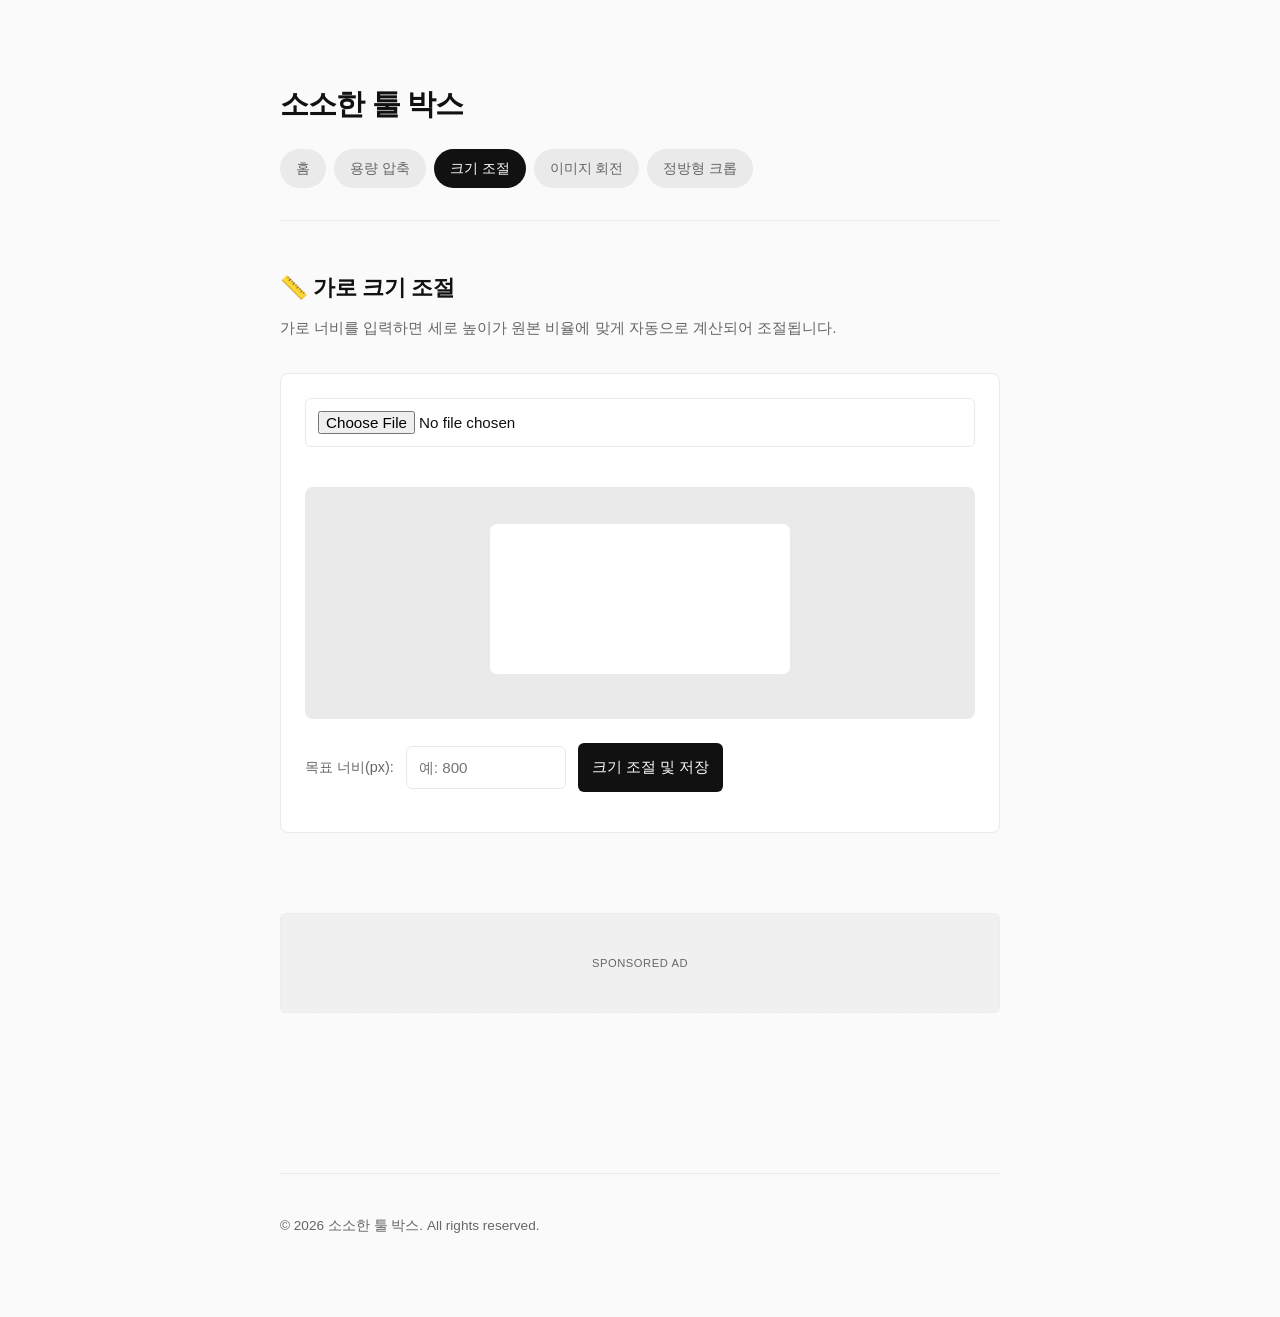
<file: resize.html>
<!DOCTYPE html>
<html lang="ko">
<head>
    <meta charset="UTF-8">
    <meta name="viewport" content="width=device-width, initial-scale=1.0">
    <title>이미지 크기 조절 - 소소한 툴 박스</title>
    <meta name="description" content="이미지의 너비(width)를 원하는 픽셀 크기에 맞춰 쉽고 정확하게 줄이거나 키우세요.">
    <link rel="stylesheet" href="style.css">
    <style>
        .canvas-container { text-align: center; margin: 24px 0; max-height: 400px; overflow: auto; background: var(--color-border); border-radius: 8px; padding: 12px; }
        .range-box { display: flex; align-items: center; gap: 12px; margin: 16px 0; }
    </style>
</head>
<body>
    <header>
        <h1>소소한 툴 박스</h1>
        <nav>
            <a href="index.html">홈</a>
            <a href="compress.html">용량 압축</a>
            <a href="resize.html" class="active">크기 조절</a>
            <a href="rotate.html">이미지 회전</a>
            <a href="crop.html">정방형 크롭</a>
        </nav>
    </header>

    <main>
        <section style="margin-bottom: 32px;">
            <h2 style="font-size: 1.4rem; font-weight: 700; letter-spacing: -0.02em; margin-bottom: 8px;">📏 가로 크기 조절</h2>
            <p style="color: var(--color-text-muted); font-size: 0.95rem;">가로 너비를 입력하면 세로 높이가 원본 비율에 맞게 자동으로 계산되어 조절됩니다.</p>
        </section>

        <section class="result-box" style="margin-bottom: 32px;">
            <input type="file" id="imageInput" accept="image/*" style="margin-bottom: 16px;">
            <div class="canvas-container">
                <canvas id="editorCanvas"></canvas>
            </div>
            
            <div class="range-box">
                <label style="font-size: 0.9rem; color: var(--color-text-muted);">목표 너비(px):</label>
                <input type="number" id="resizeWidth" placeholder="예: 800" style="max-width: 160px;">
                <button id="resizeBtn" style="width: auto;">크기 조절 및 저장</button>
            </div>
        </section>

        <div class="adsbygoogle-container"></div>
    </main>

    <footer>
        <p>© 2026 소소한 툴 박스. All rights reserved.</p>
    </footer>

    <script>
        const imageInput = document.getElementById('imageInput');
        const canvas = document.getElementById('editorCanvas');
        const ctx = canvas.getContext('2d');
        let originalImage = new Image();

        imageInput.addEventListener('change', (e) => {
            const file = e.target.files[0];
            if (!file) return;
            const reader = new FileReader();
            reader.onload = (event) => { originalImage.src = event.target.result; };
            reader.readAsDataURL(file);
        });

        originalImage.onload = () => {
            document.getElementById('resizeWidth').value = originalImage.width;
            canvas.width = originalImage.width;
            canvas.height = originalImage.height;
            ctx.drawImage(originalImage, 0, 0);
        };

        document.getElementById('resizeBtn').addEventListener('click', () => {
            if (!originalImage.src) return alert('이미지를 업로드해주세요.');
            const targetWidth = parseInt(document.getElementById('resizeWidth').value);
            if (!targetWidth || targetWidth <= 0) return alert('올바른 값을 입력해주세요.');

            const ratio = originalImage.height / originalImage.width;
            const targetHeight = targetWidth * ratio;

            const tempImg = new Image();
            tempImg.src = canvas.toDataURL();
            tempImg.onload = () => {
                canvas.width = targetWidth;
                canvas.height = targetHeight;
                ctx.drawImage(tempImg, 0, 0, targetWidth, targetHeight);
                
                // 다운로드 링크 활성화
                const dataUrl = canvas.toDataURL('image/jpeg', 0.9);
                const link = document.createElement('a');
                link.download = `resized_${targetWidth}.jpg`;
                link.href = dataUrl;
                link.click();
            };
        });
    </script>
</body>
</html>
</file>
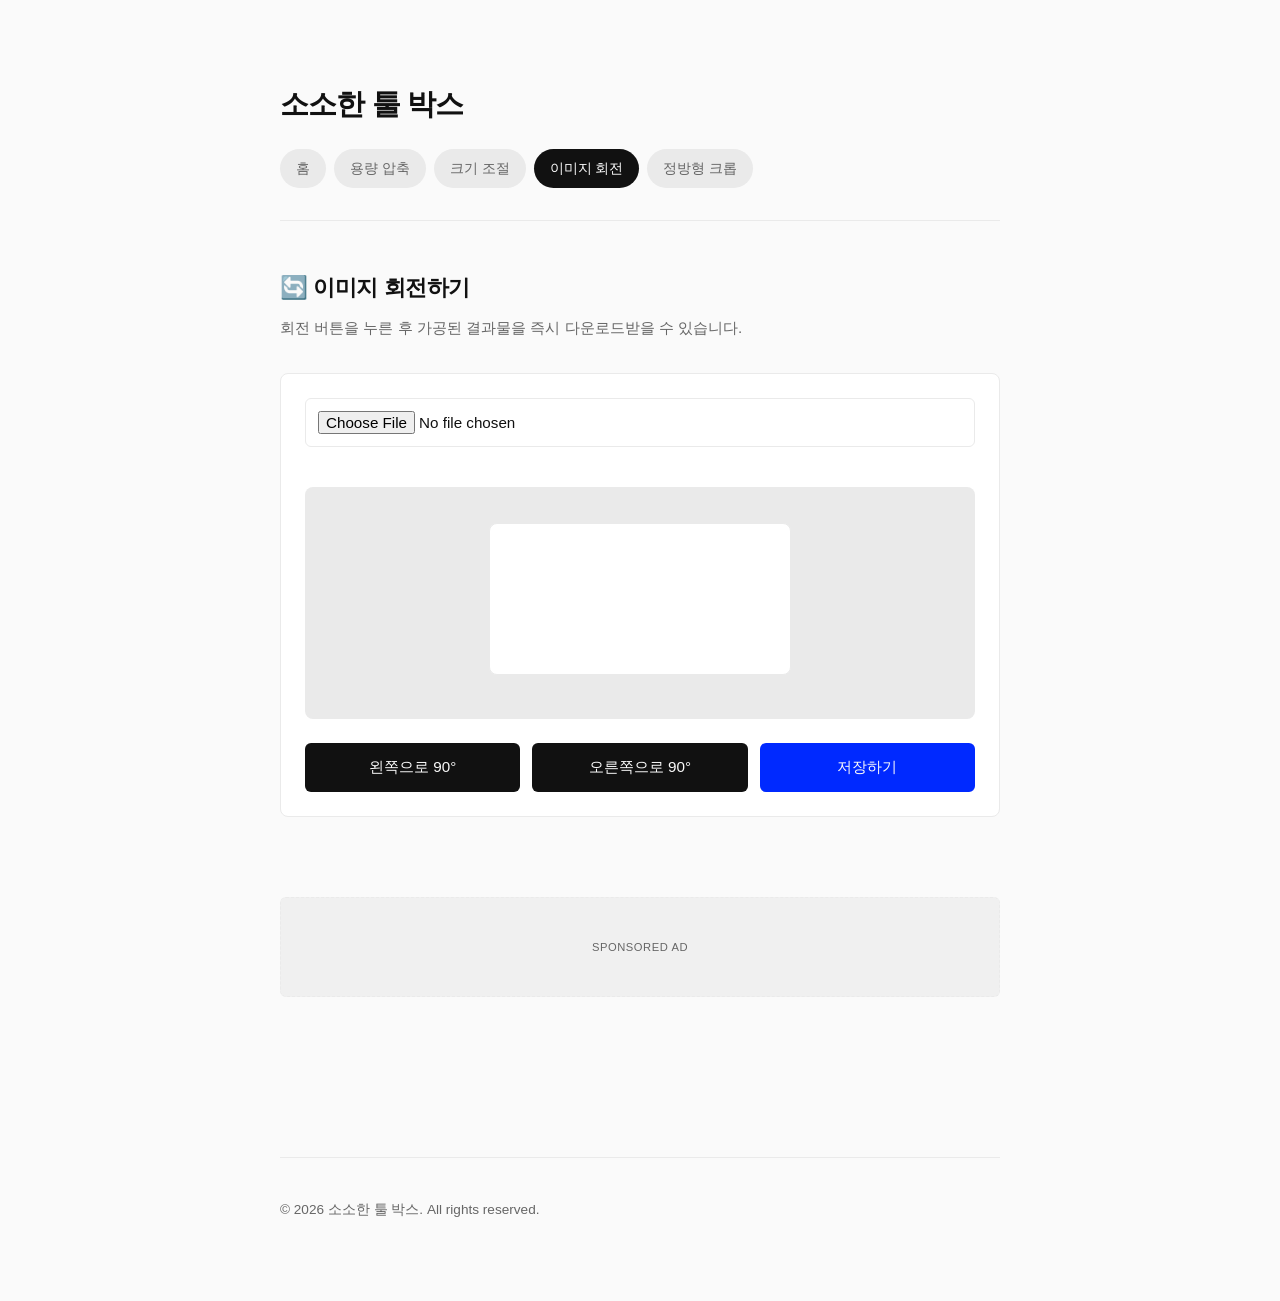
<file: rotate.html>
<!DOCTYPE html>
<html lang="ko">
<head>
    <meta charset="UTF-8">
    <meta name="viewport" content="width=device-width, initial-scale=1.0">
    <title>이미지 회전하기 - 소소한 툴 박스</title>
    <meta name="description" content="잘못 올라간 가로 세로 사진 방향을 클릭 몇 번으로 쉽게 회전시키고 저장하세요.">
    <link rel="stylesheet" href="style.css">
    <style>
        .canvas-container { text-align: center; margin: 24px 0; max-height: 400px; overflow: auto; background: var(--color-border); border-radius: 8px; padding: 12px; }
        .btn-group { display: flex; gap: 12px; margin-top: 16px; flex-wrap: wrap; }
        .btn-group button { flex: 1; min-width: 120px; }
    </style>
</head>
<body>
    <header>
        <h1>소소한 툴 박스</h1>
        <nav>
            <a href="index.html">홈</a>
            <a href="compress.html">용량 압축</a>
            <a href="resize.html">크기 조절</a>
            <a href="rotate.html" class="active">이미지 회전</a>
            <a href="crop.html">정방형 크롭</a>
        </nav>
    </header>

    <main>
        <section style="margin-bottom: 32px;">
            <h2 style="font-size: 1.4rem; font-weight: 700; letter-spacing: -0.02em; margin-bottom: 8px;">🔄 이미지 회전하기</h2>
            <p style="color: var(--color-text-muted); font-size: 0.95rem;">회전 버튼을 누른 후 가공된 결과물을 즉시 다운로드받을 수 있습니다.</p>
        </section>

        <section class="result-box" style="margin-bottom: 32px;">
            <input type="file" id="imageInput" accept="image/*" style="margin-bottom: 16px;">
            <div class="canvas-container">
                <canvas id="editorCanvas"></canvas>
            </div>
            
            <div class="btn-group">
                <button id="rotateLeftBtn">왼쪽으로 90°</button>
                <button id="rotateRightBtn">오른쪽으로 90°</button>
                <button id="saveBtn" style="background-color: var(--color-point);">저장하기</button>
            </div>
        </section>

        <div class="adsbygoogle-container"></div>
    </main>

    <footer>
        <p>© 2026 소소한 툴 박스. All rights reserved.</p>
    </footer>

    <script>
        const imageInput = document.getElementById('imageInput');
        const canvas = document.getElementById('editorCanvas');
        const ctx = canvas.getContext('2d');
        let originalImage = new Image();

        imageInput.addEventListener('change', (e) => {
            const file = e.target.files[0];
            if (!file) return;
            const reader = new FileReader();
            reader.onload = (event) => { originalImage.src = event.target.result; };
            reader.readAsDataURL(file);
        });

        originalImage.onload = () => {
            canvas.width = originalImage.width;
            canvas.height = originalImage.height;
            ctx.drawImage(originalImage, 0, 0);
        };

        function rotate(degree) {
            if (!originalImage.src) return alert('이미지를 업로드해주세요.');
            const tempImg = new Image();
            tempImg.src = canvas.toDataURL();
            tempImg.onload = () => {
                const oldWidth = canvas.width;
                canvas.width = canvas.height;
                canvas.height = oldWidth;
                ctx.translate(canvas.width / 2, canvas.height / 2);
                ctx.rotate(degree * Math.PI / 180);
                ctx.drawImage(tempImg, -tempImg.width / 2, -tempImg.height / 2);
            };
        }

        document.getElementById('rotateRightBtn').addEventListener('click', () => rotate(90));
        document.getElementById('rotateLeftBtn').addEventListener('click', () => rotate(-90));

        document.getElementById('saveBtn').addEventListener('click', () => {
            if (!originalImage.src) return alert('이미지가 없습니다.');
            const dataUrl = canvas.toDataURL('image/jpeg', 0.9);
            const link = document.createElement('a');
            link.download = 'rotated_image.jpg';
            link.href = dataUrl;
            link.click();
        });
    </script>
</body>
</html>
</file>
<file: style.css>
/* ==========================================================================
   1. DESIGN TOKENS (디자인 토큰 정의)
   ========================================================================== */
:root {
  /* Colors */
  --color-bg: #fafafa;
  --color-text: #111111;
  --color-text-muted: #666666;
  --color-point: #0029ff;
  --color-point-hover: #001ecc;
  --color-border: #eaeaea;
  --color-card-bg: #ffffff;

  /* Typography */
  --font-title: -apple-system, BlinkMacSystemFont, "Segoe UI", Roboto, sans-serif;
  --font-body: "Inter", -apple-system, BlinkMacSystemFont, "Malgun Gothic", sans-serif;

  /* Layout & Spacing */
  --max-width: 720px;
  --max-width-wide: 1024px;
  --space-section: 80px;
  --space-item: 24px;

  /* 🌟 [수정] 통일된 아이콘 배경색 토큰 */
  --icon-bg-tools: #edf2ff;     /* TOOLS 섹션: 차분한 연한 블루 */
  --icon-bg-resources: #f1f1f1; /* RESOURCES 섹션: 정갈한 연한 그레이 */
}

/* ==========================================================================
   2. BASE STYLES & RESET
   ========================================================================== */
* {
  box-sizing: border-box;
  margin: 0;
  padding: 0;
}

body {
  background-color: var(--color-bg);
  color: var(--color-text);
  font-family: var(--font-body);
  line-height: 1.7;
  font-size: 16px;
  -webkit-font-smoothing: antialiased;
  /* 🌟 [수정] 4. 바디 전체에 좌우 최소 40px 여백 안전장치 추가 */
  padding-left: 40px;
  padding-right: 40px;
}

/* ==========================================================================
   3. LAYOUT SYSTEM (중앙 정렬 및 여백 제어)
   ========================================================================== */
header, main, footer {
  max-width: var(--max-width);
  margin: 0 auto;
}

/* 🌟 [수정] 3열 그리드가 필요한 메인 영역을 위한 와이드 컨테이너 규칙 */
main.wide-layout {
  max-width: var(--max-width-wide);
}

header {
  /* 🌟 [수정] 1. 헤더 영역에 여백 및 하단 경계선 스타일 강제 적용 */
  padding-top: var(--space-section);
  padding-bottom: 32px;
  border-bottom: 1px solid var(--color-border);
  display: flex;
  flex-direction: column;
  gap: 20px;
}

main {
  padding-top: 48px;
  padding-bottom: var(--space-section);
}

footer {
  padding-top: 40px;
  padding-bottom: var(--space-section);
  border-top: 1px solid var(--color-border);
  font-size: 0.85rem;
  color: var(--color-text-muted);
}

/* ==========================================================================
   4. NAVIGATION (밑줄 링크에서 탭 버튼 스타일로 전면 개편)
   ========================================================================== */
header h1 {
  font-family: var(--font-title);
  font-size: 1.8rem;
  font-weight: 700;
  letter-spacing: -0.03em;
}

nav {
  display: flex;
  flex-wrap: wrap;
  gap: 8px; /* 탭 사이의 여백 */
}

/* 🌟 [수정] 1. 둥글고 단정한 알약형 탭 스타일 적용 */
nav a {
  display: inline-block;
  color: var(--color-text-muted);
  text-decoration: none;
  font-size: 0.85rem;
  font-weight: 500;
  padding: 8px 16px;
  border-radius: 20px;
  background-color: var(--color-border);
  transition: background-color 0.15s ease, color 0.15s ease;
}

nav a:hover, nav a.active {
  background-color: var(--color-text);
  color: var(--color-bg);
}

/* ==========================================================================
   5. COMPONENTS (그리드 카드 및 아이콘 박스 제어)
   ========================================================================== */
ul {
  list-style: none;
  display: grid;
  grid-template-columns: repeat(3, 1fr);
  gap: var(--space-item);
  margin-top: 24px;
}

ul li {
  background-color: var(--color-card-bg);
  border-radius: 12px;
  padding: 32px 24px;
  box-shadow: 0 1px 3px rgba(0, 0, 0, 0.08);
  transition: transform 0.2s cubic-bezier(0.16, 1, 0.3, 1), box-shadow 0.2s ease;
}

ul li:hover {
  transform: translateY(-4px);
  box-shadow: 0 12px 24px rgba(0, 0, 0, 0.06);
}

ul li a {
  text-decoration: none;
  color: inherit;
  display: block;
}

/* 🌟 [수정] 3. 아이콘 박스 톤앤매너 통일 */
.card-icon-box {
  width: 48px;
  height: 48px;
  border-radius: 12px;
  display: flex;
  justify-content: center;
  align-items: center;
  margin-bottom: 20px;
}

/* TOOLS 섹션 아이콘 컬러 (연블루 배경 + 포인트 블루 아이콘) */
.icon-tool {
  background-color: var(--icon-bg-tools);
  color: var(--color-point);
}

/* RESOURCES 섹션 아이콘 컬러 (연그레이 배경 + 어두운 차콜 아이콘) */
.icon-resource {
  background-color: var(--icon-bg-resources);
  color: var(--color-text-muted);
}

/* 카드 내부 텍스트 스타일 조정 */
ul li strong {
  display: block;
  font-family: var(--font-title);
  font-size: 1.05rem;
  font-weight: 700;
  color: var(--color-text);
  margin-bottom: 8px;
  line-height: 1.4;
}

ul li span {
  display: block;
  font-size: 0.85rem;
  color: var(--color-text-muted);
  line-height: 1.6;
}

/* 버튼 및 입력창 스타일 */
button {
  width: 100%;
  padding: 14px;
  background-color: var(--color-text);
  color: var(--color-bg);
  border: none;
  border-radius: 6px;
  font-size: 0.95rem;
  font-weight: 500;
  cursor: pointer;
  transition: background-color 0.15s ease;
}
button:hover { background-color: var(--color-point); }

input[type="text"], input[type="file"], input[type="number"] {
  width: 100%;
  padding: 12px;
  border: 1px solid var(--color-border);
  background-color: var(--color-card-bg);
  border-radius: 6px;
  font-family: inherit;
  font-size: 0.95rem;
  color: var(--color-text);
  outline: none;
  transition: border-color 0.15s ease;
}
input[type="text"]:focus, input[type="number"]:focus { border-color: var(--color-point); }

canvas {
  max-width: 100%;
  height: auto;
  background: var(--color-card-bg);
  border: 1px solid var(--color-border);
  border-radius: 8px;
  margin: 24px 0;
}

.result-box {
  background-color: var(--color-card-bg);
  border: 1px solid var(--color-border);
  padding: 24px;
  border-radius: 8px;
  margin-top: var(--space-item);
}

/* ==========================================================================
   6. GOOGLE ADSENSE SPACE (구글 애드센스 영역)
   ========================================================================== */
.adsbygoogle-container {
  display: flex;
  justify-content: center;
  align-items: center;
  margin: var(--space-section) 0;
  padding: 20px;
  background-color: #f0f0f0;
  border: 1px dashed var(--color-border);
  border-radius: 6px;
  min-height: 100px;
}

.adsbygoogle-container::before {
  content: "SPONSORED AD";
  font-size: 0.7rem;
  letter-spacing: 0.05em;
  color: var(--color-text-muted);
}

/* ==========================================================================
   7. MEDIA QUERIES (모바일 반응형 대응)
   ========================================================================== */
@media (max-width: 768px) {
  :root {
    --space-section: 48px;
    --space-item: 16px;
  }
  
  body {
    padding-left: 20px; /* 모바일에서는 화면 크기를 고려해 좌우 여백을 20px로 조율 */
    padding-right: 20px;
  }

  header {
    padding-top: var(--space-section);
  }
  
  header h1 {
    font-size: 1.5rem;
  }

  ul {
    grid-template-columns: 1fr;
    gap: var(--space-item);
  }
}
</file>
